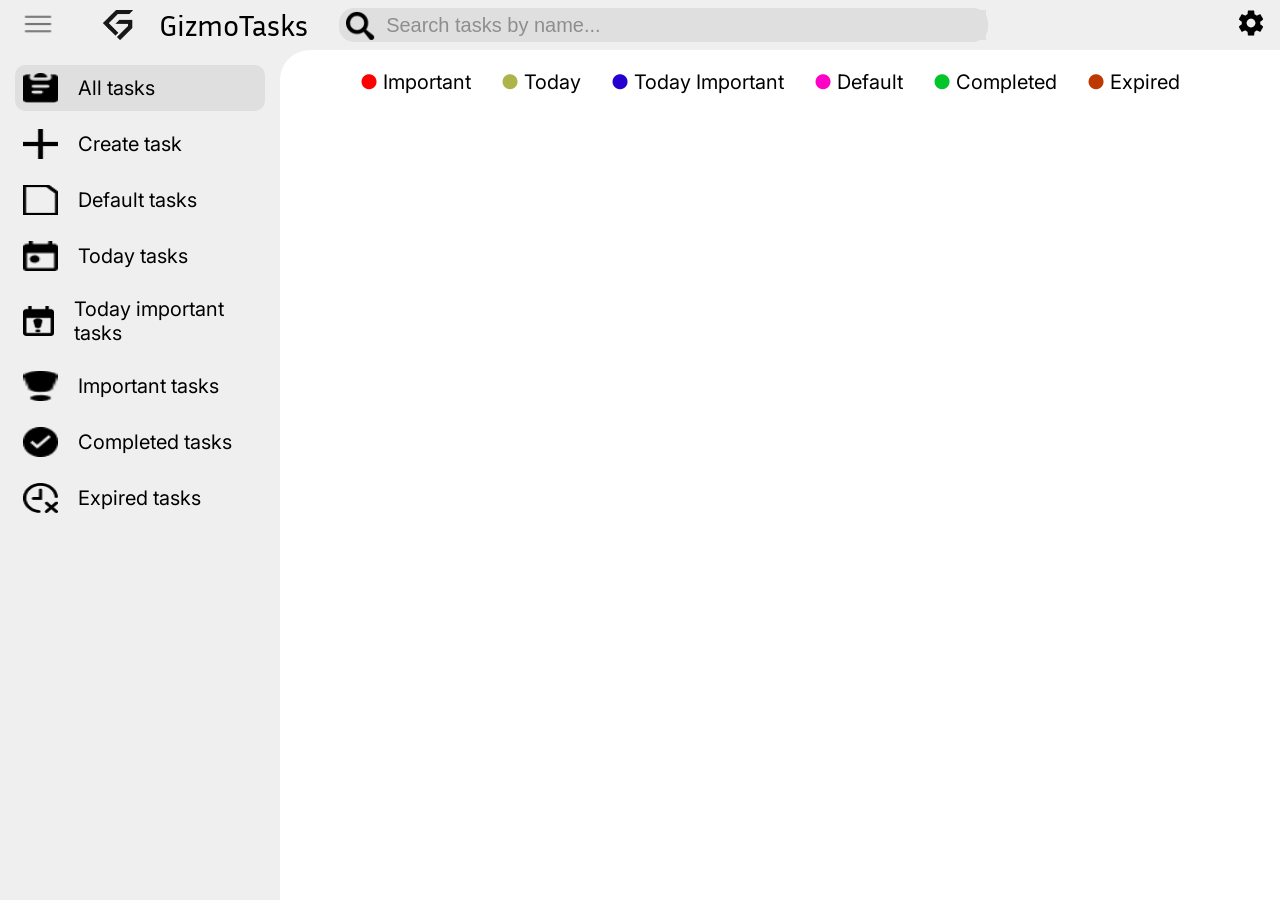
<file: index.html>
<!DOCTYPE html>
<html lang="en">
<head>
    <meta charset="UTF-8">
    <meta name="viewport" content="width=device-width, initial-scale=1.0">
    <title>GizmoTasks</title>
    <link rel="stylesheet" href="css/style.css">
    <link rel="icon" type="image/png" href="assets/images/icon-Black.png">
</head>
<body>
    <header>
        <div class="header-content">
            <button id="menu" class="menu-button">
                <img src="assets/icons/menu.png" alt="Menu icon" id="menu">
            </button>

            <a href="index.html" class="aLogo"><img src="assets/images/icon-Black.png" alt="GizmoTasks logo" class="icon"><span>GizmoTasks</span></a>

            <form action="" id="search">
                <div><img src="assets/icons/search-task.png" class="icon" alt="Search button icon" id="searchIcon"></div>
                <input type="text" id="search-text" placeholder="Search tasks by name...">
            </form>
        </div>

        <a href="settings.html" class="settings-icon"><img src="assets/icons/settings.png" class="icon" alt="Settings icon"></a>
    </header>
    <main>
        <nav class="sidebar" data-sidebar="expanded">
            <ul>
                <li><a href="index.html" class="all-option"><img class="icon" src="assets/icons/all-tasks.png" alt="All tasks icon"><span>All tasks</span></a></li>
                <li><a href="create-task.html"><img class="icon" src="assets/icons/new-task.png" alt="New task icon"><span>Create task</span></a></li>
            </ul>
            <ul>
                <li><a href="index.html?status=active" class="default-option"><img class="icon" src="assets/icons/default-task.png" alt="Default task icon"><span>Default tasks</span></a></li>
                <li><a href="index.html?filter=today" class="today-option"><img class="icon" src="assets/icons/today-task.png" alt="Today tasks icon"><span>Today tasks</span></a></li>
                <li><a href="index.html?filter=today&category=important" class="today-important-option"><img class="icon" src="assets/icons/today-important.png" alt="Today important icon"><span>Today important tasks</span></a></li>
                <li><a href="index.html?category=important"class="important-option"><img class="icon" src="assets/icons/important-task.png" alt="Important icon"><span>Important tasks</span></a></li>
                <li><a href="index.html?status=completed" class="completed-option"><img class="icon" src="assets/icons/completed-task.png" alt="Completed icon"><span>Completed tasks</span></a></li>
                <li><a href="index.html?status=expired" class="expired-option"><img class="icon" src="assets/icons/expired-task.png" alt="Expired icon"><span>Expired tasks</span></a></li>
            </ul>
        </nav>

        <section class="main-section">
            <ul class="task-caption">
                <li><span class="important dot">●</span> Important</li>
                <li><span class="today dot">●</span> Today</li>
                <li><span class="today-important dot">●</span> Today Important</li>
                <li><span class="default dot">●</span> Default</li>
                <li><span class="completed dot">●</span> Completed</li>
                <li><span class="expired dot">●</span> Expired</li>
            </ul>
            
            <!-- Task List -->
            <ul class="task-list">
            </ul>
        </section>
    </main>
    <script type="module" src="js/index.js"></script>
    <script type="module" src="js/sidebar-menu.js"></script>
    <script type="module" src="js/sidebar-active.js"></script>
</body>
</html>
</file>
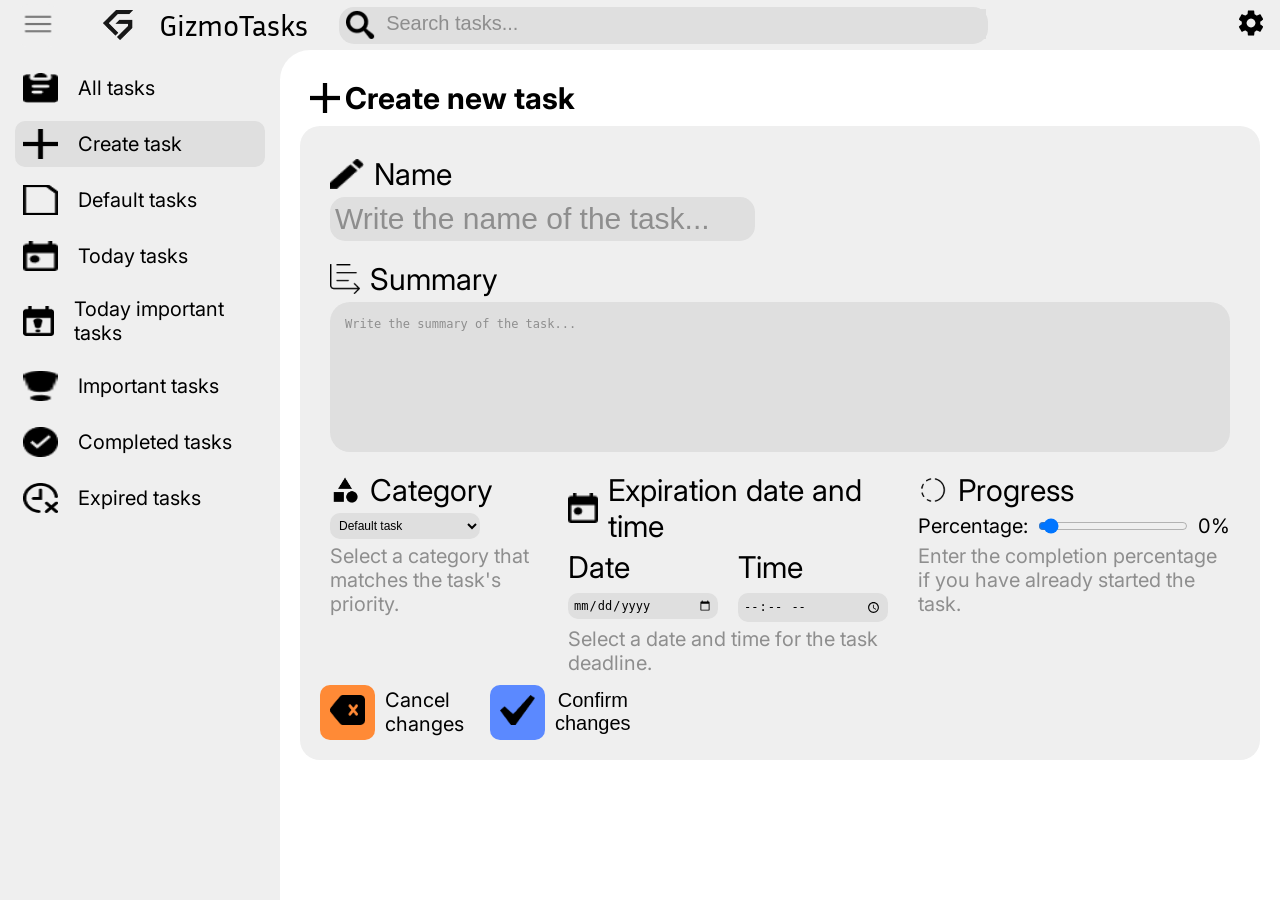
<file: create-task.html>
<!DOCTYPE html>
<html lang="en">
<head>
    <meta charset="UTF-8">
    <meta name="viewport" content="width=device-width, initial-scale=1.0">
    <title>GizmoTasks</title>
    <link rel="stylesheet" href="css/style.css">
    <link rel="icon" type="image/png" href="assets/images/icon-Black.png">
</head>
<body>
    <header>
        <div class="header-content">
            <button id="menu" class="menu-button">
                <img src="assets/icons/menu.png" alt="Menu icon" id="menu">
            </button>

            <a href="index.html" class="aLogo"><img src="assets/images/icon-Black.png" alt="GizmoTasks logo" class="icon"><span>GizmoTasks</span></a>

           <form action="" id="search">
                <button type="submit"><img class="icon" src="assets/icons/search-task.png" alt="Search button icon" id="searchIcon"></button>
                <input type="text" id="search-text" placeholder="Search tasks...">
            </form>
        </div>

        <a href="settings.html" class="settings-icon"><img class="icon" src="assets/icons/settings.png" alt="Settings icon"></a>
    </header>
    <main>
        <nav class="sidebar">
            <ul>
                <li><a href="index.html"><img class="icon" src="assets/icons/all-tasks.png" alt="All tasks icon"><span>All tasks</span></a></li>
                <li><a href="create-task.html" class="create-option"><img class="icon" src="assets/icons/new-task.png" alt="New task icon"><span>Create task</span></a></li>
            </ul>
            <ul>
                <li><a href="index.html?status=active"><img class="icon" src="assets/icons/default-task.png" alt="Default task icon"><span>Default tasks</span></a></li>
                <li><a href="index.html?filter=today"><img class="icon" src="assets/icons/today-task.png" alt="Today tasks icon"><span>Today tasks</span></a></li>
                <li><a href="index.html?filter=today&category=important"><img class="icon" src="assets/icons/today-important.png" alt="Today important icon"><span>Today important tasks</span></a></li>
                <li><a href="index.html?category=important"><img class="icon" src="assets/icons/important-task.png" alt="Important icon"><span>Important tasks</span></a></li>
                <li><a href="index.html?status=completed"><img class="icon" src="assets/icons/completed-task.png" alt="Completed icon"><span>Completed tasks</span></a></li>
                <li><a href="index.html?status=expired"><img class="icon" src="assets/icons/expired-task.png" alt="Expired icon"><span>Expired tasks</span></a></li>
            </ul>
        </nav>

        <section class="main-section">
            <h1><img class="icon" src="assets/icons/new-task.png" alt="Create new task icon"> <span>Create new task</span></h1>

            <form id="create">
                <div class="form-group">
                    <label for="task-name"><img class="icon" src="assets/icons/edit.png" alt="Edit icon"> <span>Name</span></label>
                    <input id="task-name" name="task-name" type="text" placeholder="Write the name of the task..." maxlength="28" required>
                </div>

                <div class="form-group">
                    <label for="task-summary"><img class="icon" src="assets/icons/summary.png" alt="Summary icon"> <span>Summary</span></label>
                    <textarea id="task-summary" name="task-summary" placeholder="Write the summary of the task..." required></textarea>
                </div>

                <div class="triple-group">
                    <div class="form-group">
                        <label for="task-category"><img class="icon" src="assets/icons/category.png" alt="Category icon"><span>Category</span></label>
                        <select id="task-category" name="task-category">
                            <option value="default" selected>Default task</option>
                            <option value="important">Important task</option>
                        </select>
                        <p>Select a category that matches the task's priority.</p>
                    </div>
                
                    <div class="form-group">
                        <label>
                            <img class="icon" src="assets/icons/today-task.png" alt="Expiration date icon">
                            <span>Expiration date and time</span>
                        </label>

                        <div class="date-time">
                            <div class="date-field">
                                <label for="task-date">Date</label>
                                <input type="date" id="task-date" name="task-date" required>
                            </div>

                            <div class="date-field">
                                <label for="task-time">Time</label>
                                <input type="time" id="task-time" name="task-time">
                            </div>
                        </div>

                        <p>Select a date and time for the task deadline.</p>
                    </div>

                    <div class="form-group">
                        <label for="task-range"><img class="icon" src="assets/icons/progress.png" alt="Progress icon"> <span>Progress</span></label>

                        <div class="range-container">
                            <span>Percentage: </span>

                            <input type="range" name="task-range" max="100" min="0" step="1" value="0" id="task-range">
                            <span id="range-span"></span>
                        </div>

                        <p>Enter the completion percentage if you have already started the task.</p>
                    </div>
                </div>

                <div class="submit-buttons">
                    <a href="#" id="cancel-button">
                        <span class="image-background cancel"><img src="assets/icons/cancel.png" alt="Cancel changes icon"></span>
                        <span>Cancel<br>changes</span>
                    </a>

                    <button type="submit" name="action" value="save">
                        <span class="image-background confirm"><img src="assets/icons/confirm.png" alt="Confirm changes icon"></span>
                        <span>Confirm<br>changes</span>
                    </button>
                </div>

            </form>
        </section>
    </main>

    <div id="modal-overlay" class="modal-overlay" hidden>
        <div class="modal" role="dialog" aria-modal="true">
            <img id="modal-icon" alt="Modal icon">
            <h2 id="modal-title"></h2>
            <p id="modal-message"></p>

            <div class="modal-buttons">
                <button type="button" id="modal-success" hidden>Ok</button>
                <button type="button" id="modal-cancel" hidden>Cancel</button>
                <button type="button" id="modal-confirm" hidden>Confirm</button>
            </div>
        </div>
    </div>


    <script type="module" src="js/create-task.js"></script>
    <script type="module" src="js/range.js"></script>
    <script type="module" src="js/search.js"></script>
    <script type="module" src="js/sidebar-menu.js"></script>
    <script type="module" src="js/sidebar-active.js"></script>
</body>
</html>
</file>
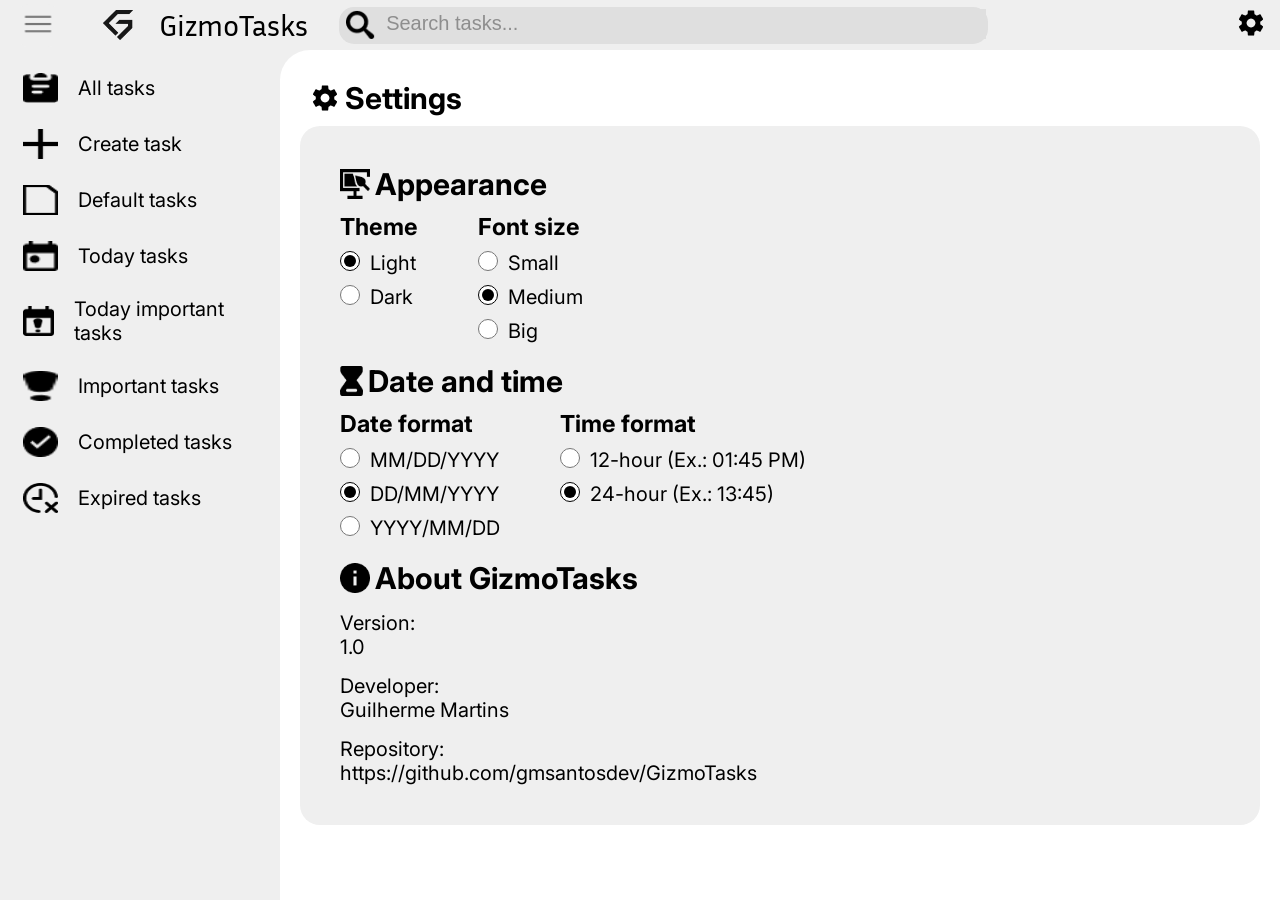
<file: settings.html>
<!DOCTYPE html>
<html lang="en">
<head>
    <meta charset="UTF-8">
    <meta name="viewport" content="width=device-width, initial-scale=1.0">
    <title>GizmoTasks</title>
    <link rel="stylesheet" href="css/style.css">
    <link rel="icon" type="image/png" href="assets/images/icon-Black.png">
</head>
<body>
    <header>
        <div class="header-content">
            <button id="menu" class="menu-button">
                <img src="assets/icons/menu.png" alt="Menu icon" id="menu">
            </button>

            <a href="index.html" class="aLogo"><img src="assets/images/icon-Black.png" alt="GizmoTasks logo" class="icon"><span>GizmoTasks</span></a>

            <form action="" id="search">
                <button type="submit"><img class="icon" src="assets/icons/search-task.png" alt="Search button icon" id="searchIcon"></button>
                <input type="text" id="search-text" placeholder="Search tasks...">
            </form>
        </div>

        <a href="settings.html" class="settings-icon"><img class="icon" src="assets/icons/settings.png" alt="Settings icon"></a>
    </header>
    <main>
        <nav class="sidebar">
            <ul>
                <li><a href="index.html"><img class="icon" src="assets/icons/all-tasks.png" alt="All tasks icon"><span>All tasks</span></a></li>
                <li><a href="create-task.html"><img class="icon" src="assets/icons/new-task.png" alt="New task icon"><span>Create task</span></a></li>
            </ul>
            <ul>
                <li><a href="index.html?status=active"><img class="icon"src="assets/icons/default-task.png" alt="Default task icon"><span>Default tasks</span></a></li>
                <li><a href="index.html?filter=today"><img class="icon" src="assets/icons/today-task.png" alt="Today tasks icon"><span>Today tasks</span></a></li>
                <li><a href="index.html?filter=today&category=important"><img class="icon" src="assets/icons/today-important.png" alt="Today important icon"><span>Today important tasks</span></a></li>
                <li><a href="index.html?category=important"><img class="icon" src="assets/icons/important-task.png" alt="Important icon"><span>Important tasks</span></a></li>
                <li><a href="index.html?status=completed"><img class="icon" src="assets/icons/completed-task.png" alt="Completed icon"><span>Completed tasks</span></a></li>
                <li><a href="index.html?status=expired"><img class="icon" src="assets/icons/expired-task.png" alt="Expired icon"><span>Expired tasks</span></a></li>
            </ul>
        </nav>

        <section class="main-section">
            <h1><img class="icon" src="assets/icons/settings.png" alt="Settings icon"> <span>Settings</span></h1>

            <form id="settings">
                <div class="setting-group">
                    <h2><img class="icon" src="assets/icons/appearance.png" alt="appearance icon"> <span>Appearance</span></h2>
                    
                    <div class="options-group">
                        <div class="option-settings">
                            <h3>Theme</h3>

                            <div>
                                <input type="radio" name="theme-settings" id="light-theme">
                                <label for="light-theme">Light</label>
                            </div>
                            <div>
                                <input type="radio" name="theme-settings" id="dark-theme">
                                <label for="dark-theme">Dark</label>
                            </div>
                        </div>
                        <div class="option-settings">
                            <h3>Font size</h3>

                            <div>
                                <input type="radio" name="font-settings" id="small-font"> 
                                <label for="small-font">Small</label>
                            </div>
                            <div>
                                <input type="radio" name="font-settings" id="medium-font"> 
                                <label for="medium-font">Medium</label>
                            </div>
                            <div>
                                <input type="radio" name="font-settings" id="big-font">
                                <label for="big-font">Big</label>
                            </div>
                        </div>
                    </div>
                </div>
                <div class="setting-group">
                    <h2><img class="icon" src="assets/icons/date-time.png" alt="Date and time icon"> <span>Date and time</span></h2>

                    <div class="options-group">
                        <div class="option-settings">
                            <h3>Date format</h3>

                            <div>
                                <input type="radio" name="date-format-settings" id="us-date-format"> 
                                <label for="us-date-format">MM/DD/YYYY</label>
                            </div>
                            <div>
                                <input type="radio" name="date-format-settings" id="intl-date-format"> 
                                <label for="intl-date-format">DD/MM/YYYY</label>
                            </div>
                            <div>
                                <input type="radio" name="date-format-settings" id="iso-date-format"> 
                                <label for="iso-date-format">YYYY/MM/DD</label>
                            </div>
                        </div>
                        <div class="option-settings">
                            <h3>Time format</h3>

                            <div>
                                <input type="radio" name="hour-format-settings" id="12-hour-format"> 
                                <label for="12-hour-format">12-hour (Ex.: 01:45 PM)</label>
                            </div>
                            <div>
                                <input type="radio" name="hour-format-settings" id="24-hour-format"> 
                                <label for="24-hour-format">24-hour (Ex.: 13:45)</label>
                            </div>
                        </div>
                    </div>
                </div>
                <div class="about">
                    <h2><img class="icon" src="assets/icons/about.png" alt="About icon"> <span>About GizmoTasks</span></h2>
                    
                    <p>Version: <br> 1.0</p>
                    <p>Developer: <br> Guilherme Martins</p>
                    <p>Repository: <br>
                       <a href="https://github.com/gmsantosdev/GizmoTasks" target="_blank">
                            https://github.com/gmsantosdev/GizmoTasks
                       </a>
                    </p>
                </div>
            </form>
        </section>
    </main>
    <script type="module" src="js/settings.js"></script>
    <script type="module" src="js/search.js"></script>
    <script type="module" src="js/sidebar-menu.js"></script>
</body>
</html>
</file>
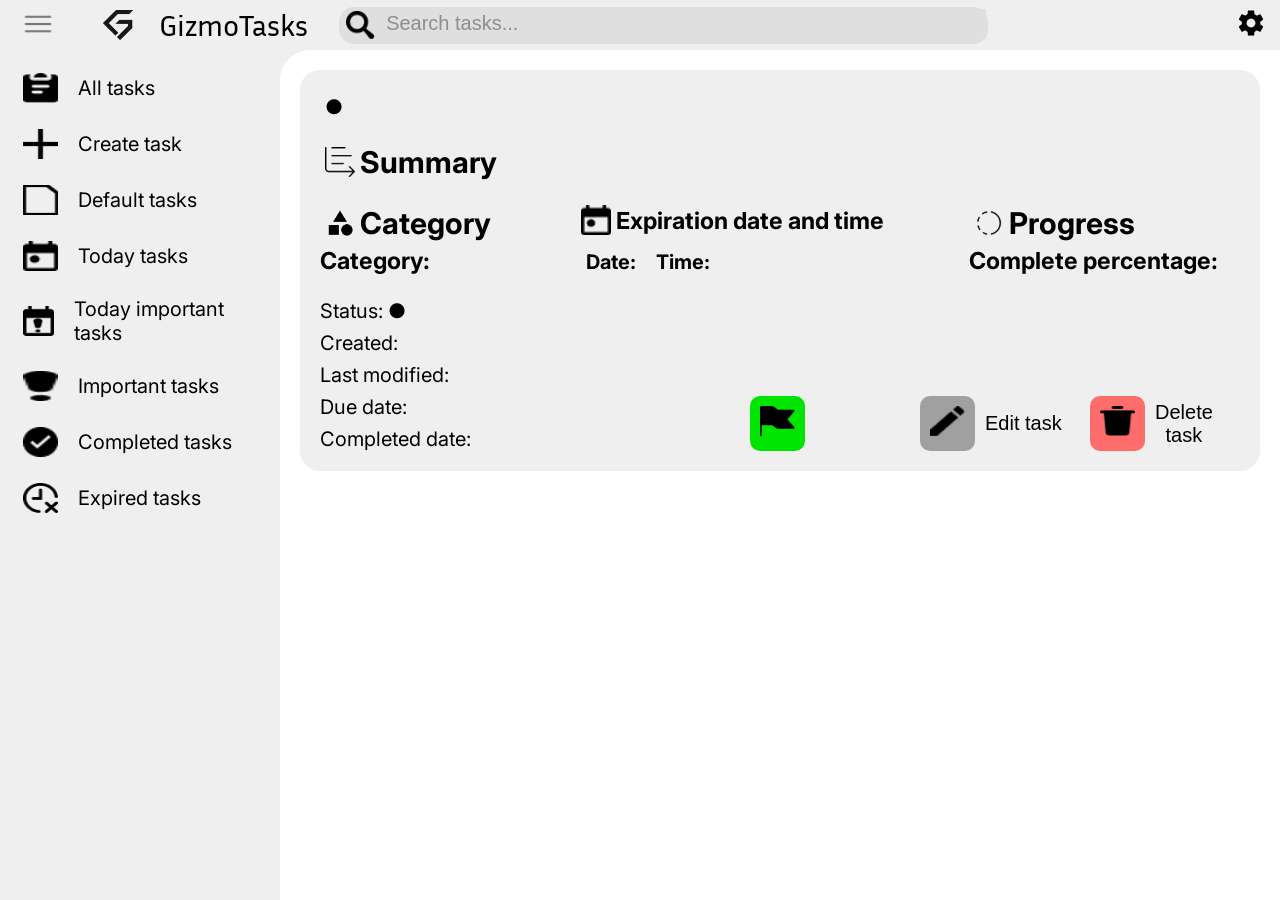
<file: task-details.html>
<!DOCTYPE html>
<html lang="en">
<head>
    <meta charset="UTF-8">
    <meta name="viewport" content="width=device-width, initial-scale=1.0">
    <title>GizmoTasks</title>
    <link rel="stylesheet" href="css/style.css">
    <link rel="icon" type="image/png" href="assets/images/icon-Black.png">
</head>
<body>
    <header>
        <div class="header-content">
            <button id="menu" class="menu-button">
                <img src="assets/icons/menu.png" alt="Menu icon" id="menu">
            </button>

            <a href="index.html" class="aLogo"><img src="assets/images/icon-Black.png" alt="GizmoTasks logo" class="icon"><span>GizmoTasks</span></a>

            <form action="" id="search">
                <button type="submit"><img class="icon" src="assets/icons/search-task.png" alt="Search button icon" id="searchIcon"></button>
                <input type="text" id="search-text" placeholder="Search tasks...">
            </form>
        </div>

        <a href="settings.html" class="settings-icon"><img src="assets/icons/settings.png" class="icon" alt="Settings icon"></a>
    </header>
    <main>
        <nav class="sidebar">
            <ul>
                <li><a href="index.html"><img class="icon" src="assets/icons/all-tasks.png" alt="All tasks icon"><span>All tasks</span></a></li>
                <li><a href="create-task.html"><img class="icon" src="assets/icons/new-task.png" alt="New task icon"><span>Create task</span></a></li>
            </ul>
            <ul>
                <li><a href="index.html?status=active"><img class="icon" src="assets/icons/default-task.png" alt="Default task icon"><span>Default tasks</span></a></li>
                <li><a href="index.html?filter=today"><img class="icon" src="assets/icons/today-task.png" alt="Today tasks icon"><span>Today tasks</span></a></li>
                <li><a href="index.html?filter=today&category=important"><img class="icon" src="assets/icons/today-important.png" alt="Today important icon"><span>Today important tasks</span></a></li>
                <li><a href="index.html?category=important"><img class="icon" src="assets/icons/important-task.png" alt="Important icon"><span>Important tasks</span></a></li>
                <li><a href="index.html?status=completed"><img class="icon" src="assets/icons/completed-task.png" alt="Completed icon"><span>Completed tasks</span></a></li>
                <li><a href="index.html?status=expired"><img class="icon" src="assets/icons/expired-task.png" alt="Expired icon"><span>Expired tasks</span></a></li>
            </ul>
        </nav>

        <section class="main-section">
            <!-- View Mode -->
            <section class="view-mode">
                <div class="view-name-group">
                    <span class="task-dot">●</span>
                    <h2 id="view-name"></h2>
                </div>
                    
                <div class="view-summary-group">
                    <div>
                        <img class="icon" src="assets/icons/summary.png" alt="Summary icon">
                        <h2>Summary</h2>
                    </div>
                    <h3 id="view-summary"></h3>
                </div>

                <div class="view-triple-group">
                    <div class="view-group">
                        <div>
                            <img class="icon" src="assets/icons/category.png" alt="Category icon">
                            <h2>Category</h2>
                        </div>
                        <h3>Category: <span id="view-category"></span></h3>
                    </div>

                    <div class="view-group">
                        <div>
                            <img class="icon" src="assets/icons/today-task.png" alt="Expiration date icon">
                            <h3>Expiration date and time</h3>
                        </div>

                        <div class="view-date-time">
                            <div>
                                <label for="task-date">Date:</label>
                                <h3 id="view-date"></h3>
                            </div>

                            <div>
                                <label for="task-time">Time:</label>
                                <h3 id="view-time"></h3>
                            </div>
                        </div>
                    </div>

                    <div class="view-group">
                        <div>
                            <img class="icon" src="assets/icons/progress.png" alt="Progress icon">
                            <h2>Progress</h2>
                        </div>
                        <h3>Complete percentage: <span id="view-percentage"></span></h3>
                    </div>
                </div>

                <div class="final-details">
                    <div class="task-infos">
                        <p>
                            <span>Status: </span>
                            <span class="task-dot">●</span>
                            <span class="task-status"></span>
                        </p>
                        <p>
                            <span>Created: </span>
                            <span class="created-date"></span>
                        </p>
                        <p>
                            <span>Last modified: </span>
                            <span class="updated-date"></span>
                        </p>
                        <p>
                            <span>Due date:</span>
                            <span class="due-date"></span>
                        </p>
                        <p>
                            <span>Completed date:</span>
                            <span class="completed-date"></span>
                        </p>
                    </div>

                    <div class="buttons-group">
                        <div class="submit-buttons">
                            <button name="view-complete-button" id="view-complete-button" value="complete" formnovalidate>
                                <span class="image-background mark-complete"><img src="assets/icons/mark-complete.png" alt="Mark as complete icon"></span>
                                <span class="complete-text"></span>
                            </button>
                            <button name="edit-button" id="edit-button">
                                <span class="image-background edit"><img src="assets/icons/edit.png" alt="Edit task icon"></span>
                                <span>Edit task</span>
                            </button>
                            <button name="delete-button" id="delete-button" value="delete">
                                <span class="image-background delete"><img src="assets/icons/delete-task.png" alt="Delete task icon"></span>
                                <span>Delete<br>task</span>
                            </button>
                        </div>
                    </div>
                </div>
            </section>

            <!-- Edit Mode -->
            <section class="edit-mode">
                <form id="details">
                <div class="title-group">
                    <span class="task-dot">●</span>
                    <input type="text" id="task-name" placeholder="Rename the task name..." maxlength="28">
                </div>

                <div class="form-group">
                    <label for="task-summary"><img class="icon" src="assets/icons/summary.png" alt="Summary icon"><span>Summary</span></label>
                    <textarea name="task-summary" id="task-summary" placeholder="Write the summary of the task..."></textarea>
                </div>

                <div class="triple-group">
                    <div class="form-group">
                        <label for="task-category"><img class="icon" src="assets/icons/category.png" alt="Category icon"><span>Category</span></label>
                        <select name="task-category" id="task-category">
                            <option value="default">Default task</option>
                            <option value="important">Important task</option>
                        </select>
                        <p>Select a category that matches the task's priority.</p>
                    </div>

                    <div class="form-group">
                        <label>
                            <img class="icon" src="assets/icons/today-task.png" alt="Expiration date icon">
                            <span>Expiration date and time</span>
                        </label>

                        <div class="date-time">
                            <div class="date-field">
                                <label for="task-date">Date</label>
                                <input type="date" id="task-date" name="task-date" min="">
                            </div>

                            <div class="date-field">
                                <label for="task-time">Time</label>
                                <input type="time" id="task-time" name="task-time">
                            </div>
                        </div>

                        <p>Set the task due date and time.</p>
                    </div>

                    <div class="form-group">
                        <label for="task-range"><img class="icon" src="assets/icons/progress.png" alt="Progress icon"> <span>Progress</span></label>

                        <div class="range-container">
                            <span>Percentage: </span>
                            
                            <div>
                                <input type="range" name="task-range" max="100" min="0" step="1" id="task-range">
                                <span id="range-span"></span>
                            </div>
                        </div>

                        <p>Enter the completion percentage if you have already started the task.</p>
                    </div>
                </div>

                <div class="final-details">
                    <div class="task-infos">
                        <p>
                            <span>Status: </span>
                            <span class="task-dot">●</span>
                            <span class="task-status"></span>
                        </p>
                        <p>
                            <span>Created: </span>
                            <span class="created-date"></span>
                        </p>
                        <p>
                            <span>Last modified: </span>
                            <span class="updated-date"></span>
                        </p>
                        <p>
                            <span>Due date:</span>
                            <span class="due-date"></span>
                        </p>
                        <p>
                            <span>Completed date:</span>
                            <span class="completed-date"></span>
                        </p>
                    </div>

                    <div class="buttons-group">
                        <div class="submit-buttons">
                            <a href="#" id="cancel-button">
                                <span class="image-background cancel"><img src="assets/icons/cancel.png" alt="Cancel changes icon"></span>
                                <span>Cancel<br>changes</span>
                            </a>
                            <button type="submit" name="confirm-button" id="confirm-button" value="save">
                                <span class="image-background confirm"><img src="assets/icons/confirm.png" alt="Confirm changes icon"></span>
                                <span>Confirm<br>changes</span>
                            </button>
                        </div>
                        <div class="submit-buttons">
                            <button type="submit" name="complete-button" id="complete-button" value="complete" formnovalidate>
                                <span class="image-background mark-complete"><img src="assets/icons/mark-complete.png" alt="Mark as complete icon"></span>
                                <span class="complete-text">Mark as complete</span>
                            </button>
                            <button type="button" name="view-delete-button" id="view-delete-button" value="delete">
                                <span class="image-background delete"><img src="assets/icons/delete-task.png" alt="Delete task icon"></span>
                                <span>Delete<br>task</span>
                            </button>
                        </div>
                    </div>
                </div>
            </form>
            </section>
        </section>
    </main>

    <div id="modal-overlay" class="modal-overlay" hidden>
        <div class="modal">
            <img id="modal-icon" alt="Modal icon">
            <h2 id="modal-title"></h2>
            <p id="modal-message"></p>

            <div class="modal-buttons">
                <button id="modal-success" hidden>Ok</button>
                <button id="modal-cancel" hidden>Cancel</button>
                <button id="modal-confirm" hidden>Confirm</button>
            </div>
        </div>
    </div>

    <script type="module" src="js/task-details.js"></script>
    <script type="module" src="js/edit-task.js"></script>
    <script type="module" src="js/complete-task.js"></script>
    <script type="module" src="js/delete-task.js"></script>
    <script type="module" src="js/range.js"></script>
    <script type="module" src="js/search.js"></script>
    <script type="module" src="js/sidebar-menu.js"></script>
</body>
</html>
</file>
<file: css/style.css>
@import url("variables.css");
@import url("reset.css");
@import url("fonts.css");

/* ----- OTHERS -----*/

a {
    text-decoration: none;
    color: var(--text-color);
}

body {
    background-color: var(--background-color);
    color: var(--text-color);
    font-family: var(--font-primary);
    min-height: 100vh;
    display: flex;
    flex-direction: column;
    font-size: var(--font-size);
}

textarea {
    resize: none;
}

/* ----- HEADER ----- */

header {
    display: flex;
    justify-content: space-between;
    align-items: center;
}

.header-content {
    display: flex;
    align-items: center;
    gap: 25px;
    font-size: 1px;
}

#search {
    display: flex;
    padding: 2px;
    gap: 10px;
    background-color: var(--surface-color);
    border-radius: 15px;
}

#search input {
    border: none;
    background-color: var(--surface-color);
    width: 600px;
    height: 30px;
    font-size: var(--font-size);
    outline: none;
    color: var(--text-color);
}

#search input::placeholder {
    color: var(--smooth-text-color);
}

#search div {
    margin-left: 5px;
}

#search button {
    border: none;
    background-color: var(--surface-color);
    cursor: pointer;
    margin-left: 5px;
    transition: transform 0.2s ease;
}

#search button:hover {
    transform: scale(1.1);
}

.logo {
    height: var(--logo-size);
    filter: var(--icons-color);
}

.aLogo {
    display: flex;
    align-items: center;
    font-size: var(--title-size);
    height: 50px;
    gap: 20px;
    font-family: var(--font-logo);
    color: var(--text-color);
    margin-left: 20px;
}

.aLogo span {
    padding: 6px;
    border-radius: 15px;
    transition: background-color 0.2s ease;
}

.aLogo span:hover {
    background-color: var(--surface-color);
}

.icon {
    height: var(--icon-height);
    filter: var(--icons-color);
}

.settings-icon {
    margin-right: 10px;
    border-radius: 10px;
    padding: 4px;
    transition: background-color 0.2s ease;
}

.settings-icon:hover {
    background-color: var(--surface-color);
}

.menu-button {
    background-color: var(--background-color);
    margin-left: 18px;
    cursor: pointer;
    border-radius: 10px;
    border: none;
    transition: background-color 0.2s ease;
}

.menu-button:hover {
    background-color: var(--surface-color);
}

.menu-button img {
    height: var(--logo-size);
    filter: var(--icons-color);
}

/* ----- MAIN LAYOUT ----- */

main {
    display: flex;
    flex: 1;
}

/* ----- SIDEBAR ----- */

.sidebar {
    padding: 20px;
    display: flex;
    flex-direction: column;
    gap: 20px;
}

.sidebar ul {
    list-style: none;
    display: flex;
    flex-direction: column;
    gap: 20px;
}

.sidebar ul li img {
    height: var(--icon-height);
    width: var(--icon-width);
}

.sidebar ul li a {
    display: flex;
    align-items: center;
    gap: 20px;
    color: var(--text-color);
    padding: 8px;
    margin: -5px;
    border-radius: 10px;
    transition: transform 0.15s ease, opacity 0.15s ease, background-color 0.15s ease;
}

.sidebar ul li a:hover {
    transform: translateX(5px);
    opacity: 0.7;
    background-color: var(--surface-color);
}

.sidebar ul li a.active-sidebar {
    background-color: var(--surface-color);
}

/* ----- MAIN SECTION ----- */

.main-section {
    background-color: var(--main-background-color);
    border-top-left-radius: 30px;
    flex: 1;
    padding: 20px;
    color: var(--text-color);
}

.main-section h1 {
    display: flex;
    gap: 5px;
    padding: 10px;
    align-items: center;
    color: var(--text-color);
}

/* ----- DOTS CUSTOMIZATION ----- */

.dot {
    font-size: var(--dot-size);
}
.important {
    color: var(--important-color);
}

.today {
    color: var(--today-color);
}

.today-important {
    color: var(--today-important-color);
}

.default {
    color: var(--default-color);
}

.completed {
    color: var(--completed-color);
}

.expired {
    color: var(--expired-color);
}

/* ----- TASK CAPTION ----- */

.task-caption {
    display: flex;
    gap: 30px;
    margin-left: 60px;
    list-style: none;
}

/* ----- TASK CARD ----- */

.task-list {
    display: flex;
    padding: 10px;
    gap: 25px;
    justify-content: center;
    list-style: none;
    flex: 1;
    flex-wrap: wrap;
}

.task-list li {
    max-width: 100%;
    min-width: 0;
}

.task-list li a {
    background-color: var(--background-color);
    font-size: var(--text-size);
    border-radius: 20px;
    padding: 20px;
    width: 380px;
    height: 125px;
    display: flex;
    flex-direction: column;
    gap: 20px;
    min-width: 0;
    overflow: hidden;
    overflow-wrap: anywhere;
    color: var(--text-color);
    transition: transform 0.2s ease;
}

.task-list li a p {
    min-width: 0;
    overflow: hidden;
    overflow-wrap: anywhere;

    display: -webkit-box;
    -webkit-box-orient: vertical;
    -webkit-line-clamp: 3;
}

.task-list li a:hover {
    transform: scale(1.05);
}

/* ----- NEW TASK ----- */

.title-group {
    font-size: 30px;
}

#task-name {
    border: none;
    border-radius: 15px;
    padding: 5px;
    font-size: var(--title-size);
    background-color: var(--surface-color);
    width: 425px;
    outline: none;
    color: var(--text-color);
}

#task-name::placeholder {
    color: var(--smooth-text-color);
}

#create, #details, #settings, .view-mode {
    background-color: var(--background-color);
    border-radius: 20px;
    padding: 20px;
    color: var(--text-color);
}

.form-group {
    display: flex;
    flex-direction: column;
    padding: 10px;
    gap: 5px;
    color: var(--text-color);
}

.form-group label {
    display: flex;
    align-items: center;
    gap: 10px;
    font-size: var(--title-size);
}

.date-time {
    display: flex;
    gap: 20px;
}

.date-field {
    display: flex;
    flex-direction: column;
    gap: 8px;
}

.date-field input {
    width: 170px;
    font-size: var(--text-size);
}

.form-group textarea {
    border: none;
    padding: 15px;
    background-color: var(--surface-color);
    border-radius: 20px;
    outline: none;
    color: var(--text-color);
    font-size: var(--text-size);
}

.form-group textarea::placeholder {
    color: var(--smooth-text-color);
}

.form-group textarea {
    height: 150px;
}

.form-group select {
    font-size: var(--text-size);
}

.triple-group {
    display: flex;
    gap: 10px;
}

.triple-group input, .triple-group select {
    border: none;
    padding: 5px;
    border-radius: 10px;
    background-color: var(--surface-color);
    width: 150px;
    cursor: pointer;
    outline: none;
    color: var(--text-color);
}

.triple-group p {
    color: var(--smooth-text-color);
}

.range-container {
    display: flex;
    gap: 10px;
    align-items: center;
}

.range-container input {
    cursor: pointer;
}

/* ----- SUBMIT BUTTONS ----- */

.submit-buttons {
    display: flex;
    gap: 20px;
}

.submit-buttons a {
    display: flex;
    align-items: center;
    gap: 10px;
    font-size: var(--font-size);
    width: 150px;
    color: var(--text-color);
    transition: transform 0.2s ease;
}

.submit-buttons img {
    width: var(--icon-width);
    height: var(--icon-height);
}

.image-background {
    padding: 10px;
    border-radius: 10px;
}

.cancel {
    background-color: var(--cancel-button-color);
}

.confirm {
    background-color: var(--confirm-button-color);
}

.mark-complete {
    background-color: var(--complete-button-color);
}

.delete {
    background-color: var(--delete-button-color);
}

.edit {
    background-color: var(--edit-button-color);
}

.submit-buttons button {
    background-color: var(--background-color);
    width: 150px;;
    display: flex;
    border: none;
    gap: 10px;
    align-items: center;
    font-size: var(--font-size);
    cursor: pointer;
    color: var(--text-color);
    transition: transform 0.2s ease;
}

.submit-buttons a:hover,
.submit-buttons button:hover {
    transform: scale(1.05);
}

/* ----- TASK DETAILS ----- */

.final-details {
    display: flex;
    justify-content: space-between;
}

.buttons-group {
    display: flex;
    flex-direction: column;
    gap: 20px;
    justify-content: flex-end;
}

.task-infos {
    display: flex;
    flex-direction: column;
    gap: 8px;
    justify-content: flex-end;
}

.view-mode {
    display: flex;
    flex-direction: column;
    gap: 15px;
}

.view-name-group, .view-summary-group div, .view-group div {
    display: flex;
    gap: 5px;
    font-size: var(--font-size);
    align-items: center;
    padding: 5px;
}

#view-summary, #view-date, #view-time, #view-percentage, #view-category {
    max-width: 100%;
    overflow-wrap: anywhere;
    font-weight: normal;
    font-size: var(--font-size);
}

.view-summary-group h3 {
    font-size: var(--font-size);
}

.view-triple-group {
    display: flex;
    gap: 80px;
}

.view-date-time {
    display: flex;
    font-weight: bold;
}

.edit-mode {
    display: none;
}


/* ----- SETTINGS ----- */

#settings {
    display: flex;
    flex-direction: column;
    gap: 20px;
    padding: 40px;
}

#settings div h2 {
    color: var(--text-color);
    display: flex;
    gap: 5px;
    align-items: center;
}

.options-group {
    display: flex;
    gap: 60px;
}

.setting-group {
    display: flex;
    flex-direction: column;
    gap: 10px;
    color: var(--text-color);
}

.option-settings {
    display: flex;
    flex-direction: column;
    gap: 10px;
}

.option-settings div {
    display: flex;
    gap: 10px;
}

.option-settings input {
    width: 20px;
    height: 20px;
    accent-color: var(--text-color);
    transition: transform 0.2s ease;
}

.option-settings input:hover {
    transform: scale(1.3);
}

.about {
    display: flex;
    flex-direction: column;
    gap: 15px;
    color: var(--text-color);
}

.about a {
    color: var(--text-color);
}

/* ----- RESPONSIVE LAYOUT ----- */

@media (max-width: 1000px) {
    header {
        width: auto;
        min-width: 0;
    }

    #search {
        max-width: 100%;
        min-width: 0;
    }

    #search input {
        width: 280px;
        max-width: 100%;
    }

    .main-section {
        width: auto;
        min-width: 0;
        overflow: hidden;
    }

    .main-section h1 {
        max-width: 100%;
        overflow-wrap: anywhere;
    }

    .task-list {
        width: 100%;
        min-width: 0;
    }

    .task-list li {
        max-width: 100%;
        min-width: 0;
    }

    .task-list li a {
        width: 380px;
        max-width: 100%;
        min-width: 0;
    }

    .task-caption {
        display: flex;
        gap: 15px;
        margin-left: 30px;
        flex-wrap: wrap;
    }

    .triple-group, .final-details, .view-triple-group {
        flex-direction: column;
    }

    .view-triple-group {
        gap: 20px;
    }

    .options-group {
        gap: 20px;
        flex-direction: column;
    }

    .about {
        overflow-wrap: anywhere;
    }

    #task-name {
        width: 370px;
        max-width: 100%;
    }
}

@media (max-width: 600px) {
    html[data-sidebar="expanded"] .sidebar {
        width: 80px;
    }

    html[data-sidebar="expanded"] .sidebar span, .menu-button {
        display: none;
    }

    .aLogo span {
        display: none;
    }

    header {
        width: auto;
        min-width: 0;
    }

    .header-content {
        min-width: 0;
        gap: 10px;
    }

    #search {
        max-width: 100%;
        min-width: 0;
    }

    #search input {
        width: 150px;
        max-width: 100%;
    }

    .main-section {
        width: auto;
        min-width: 0;
        overflow: hidden;
    }

    .main-section h1 {
        max-width: 100%;
        overflow-wrap: anywhere;
    }

    .task-list {
        width: 100%;
        min-width: 0;
    }

    .task-list li {
        max-width: 100%;
        min-width: 0;
    }

    .task-list li a {
        width: 200px;
        max-width: 100%;
        min-width: 0;
    }

    .task-caption {
        display: flex;
        gap: 15px;
        margin-left: 30px;
        flex-wrap: wrap;
    }

    .options-group {
        gap: 20px;
        flex-direction: column;
    }

    #settings {
        padding: 20px;
        max-width: 100%;
    }

    .about {
        overflow-wrap: anywhere;
    }

    #task-name {
        width: 140px;
        max-width: 100%;
    }

    .triple-group, .final-details, .submit-buttons, .range-container, .date-time {
        flex-direction: column;
    }

    [data-font-size="big"] {
        --font-size: 17px;
        --title-size: 23px;
    }
}

/* ----- MODAL MESSAGE ----- */

.modal-overlay {
    position: fixed;
    inset: 0;
    z-index: 9999;
    display: flex;
    justify-content: center;
    align-items: center;
    background-color: rgba(0, 0, 0, 0.5);
}

.modal {
    background-color: var(--background-color);
    color: var(--text-color);
    padding: 30px;
    border-radius: 20px;
    width: 400px;
    max-width: 90%;
    display: flex;
    flex-direction: column;
    align-items: center;
    gap: 10px;
}

#modal-title {
    font-size: var(--title-size);
}

#modal-message {
    font-size: var(--font-size);
}

.modal-buttons {
    display: flex;
    gap: 20px;
}

.modal-buttons button {
    font-size: var(--font-size);
    padding: 5px;
    border-radius: 10px;
    width: 125px;
    background-color: var(--edit-button-color);
    font-weight: bold;
    cursor: pointer;
    transition: transform 0.2s ease;
}

.modal-buttons button:hover {
    transform: scale(1.05);
}

.modal-overlay[hidden], .modal-buttons button[hidden] {
    display: none;
}

#modal-icon {
    height: var(--icon-height);
    width: var(--icon-width);
}
</file>
